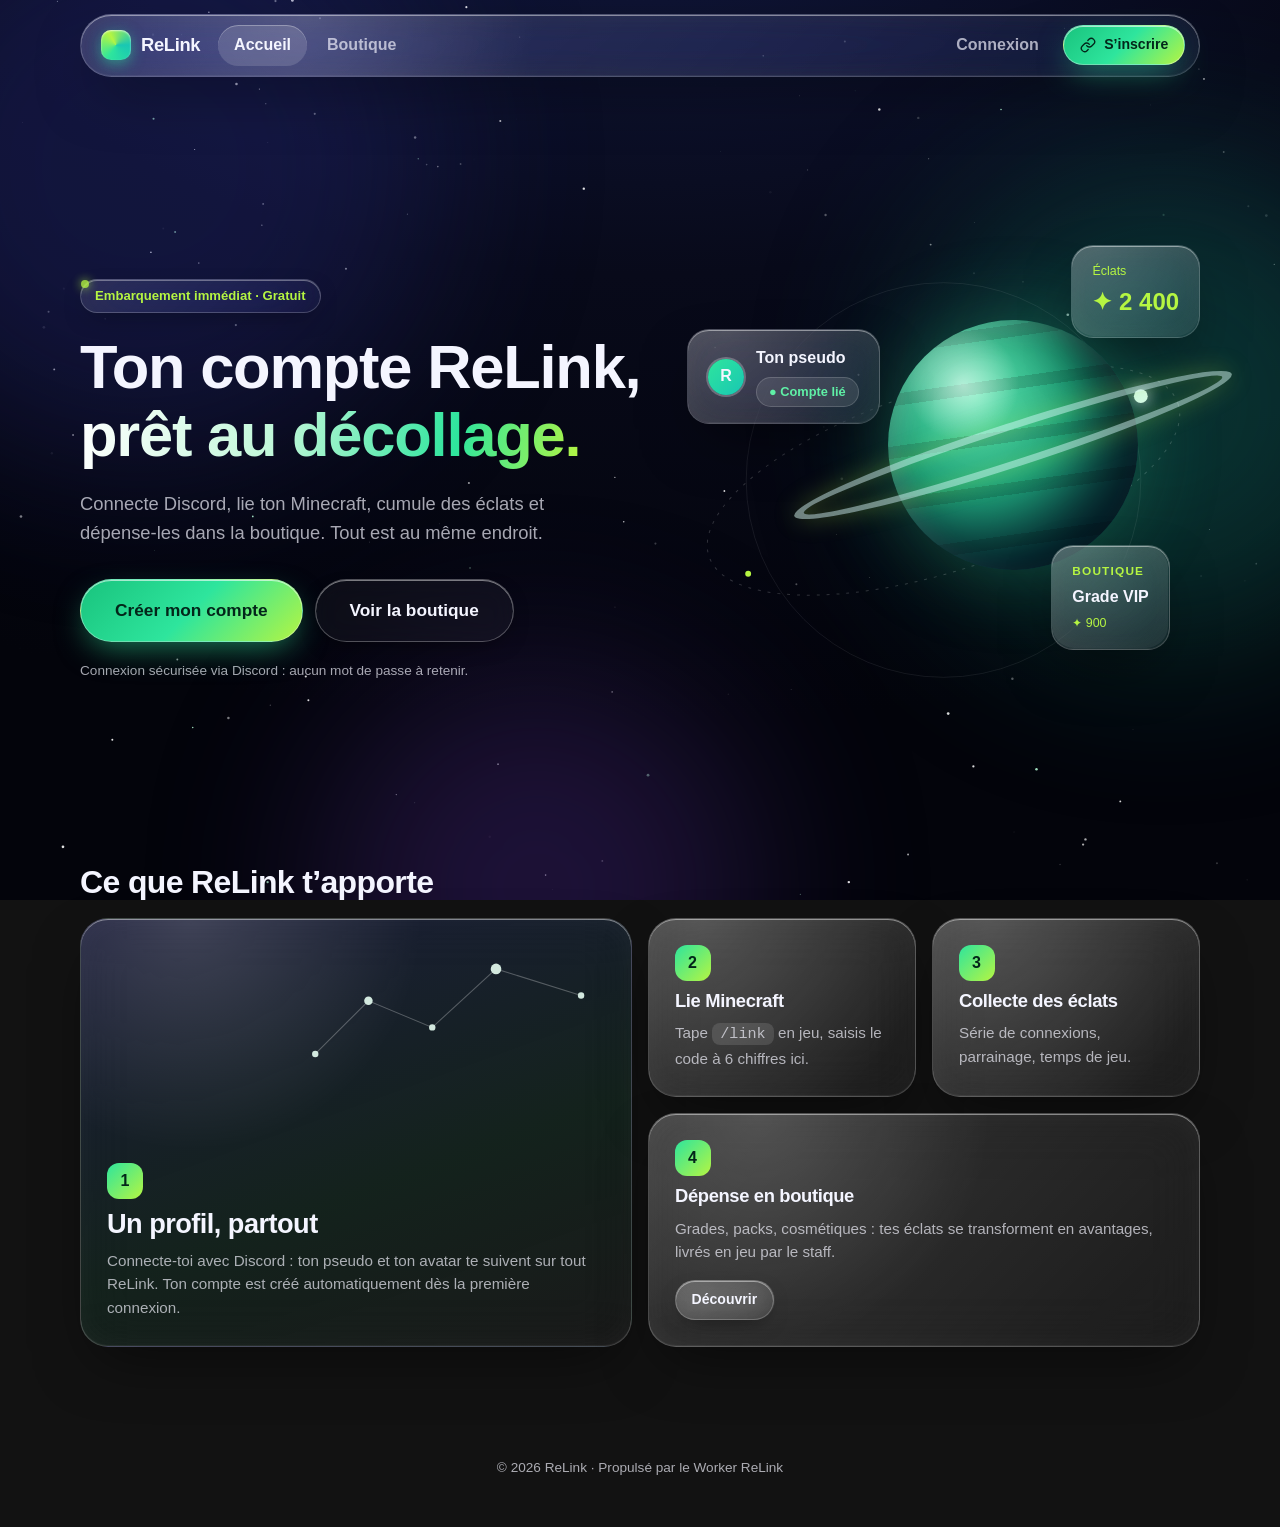
<file: index.html>
<!doctype html>
<html lang="fr">
<head>
  <meta charset="utf-8">
  <meta name="viewport" content="width=device-width, initial-scale=1">
  <title>ReLink — Crée ton compte</title>
  <meta name="description" content="Crée ton compte ReLink avec Discord, lie ton compte Minecraft et gagne des éclats.">
  <meta name="theme-color" content="#0e1215">
  <link rel="icon" href="data:image/svg+xml,%3Csvg xmlns='http://www.w3.org/2000/svg' viewBox='0 0 32 32'%3E%3Crect width='32' height='32' rx='9' fill='%232ee59d'/%3E%3C/svg%3E">
  <link rel="stylesheet" href="styles.css">
</head>
<body>
  <div class="orbs" aria-hidden="true"><i></i><i></i><i></i></div>
  <div class="wrap">
    <header class="site-header">
      <div class="bar glass">
        <a class="brand" href="index.html"><span class="logo" aria-hidden="true"></span><span id="brand-name">ReLink</span></a>
        <nav class="nav" aria-label="Navigation principale">
          <a href="index.html" data-relink-section="home">Accueil</a>
          <a href="boutique.html" data-relink-section="boutique">Boutique</a>
        </nav>
        <div id="session"></div>
      </div>
    </header>
    <div id="config-warning" class="config-warning glass" hidden>⚠️ Site non configuré : renseigne <code class="inline-code">WORKER_URL</code> et <code class="inline-code">DISCORD_CLIENT_ID</code> dans <code class="inline-code">config.js</code>.</div>
    <div data-relink-maintenance hidden class="maintenance glass"><h2>Site en maintenance</h2><p class="fine" style="margin-top:10px">Nous revenons très vite.</p></div>

    <main data-relink-section="home">

      <!-- Visiteur -->
      <div id="view-guest" hidden>
        <section class="hero-split" aria-labelledby="hero-title">
          <div class="hero-copy">
            <span class="eyebrow glass-soft">Embarquement immédiat · Gratuit</span>
            <h1 id="hero-title">Ton compte ReLink, <span class="grad">prêt au décollage.</span></h1>
            <p class="lead">Connecte Discord, lie ton Minecraft, cumule des éclats et dépense-les dans la boutique. Tout est au même endroit.</p>
            <div class="cta-row">
              <button class="btn primary large" type="button" id="cta-main">Créer mon compte</button>
              <a class="btn outline large" href="boutique.html">Voir la boutique</a>
            </div>
            <p class="fine" style="margin-top:18px">Connexion sécurisée via Discord : aucun mot de passe à retenir.</p>
          </div>
          <div class="hero-visual" aria-hidden="true">
            <svg class="orbits" viewBox="0 0 520 470" fill="none">
              <ellipse cx="260" cy="235" rx="250" ry="92" transform="rotate(-18 260 235)" stroke="rgba(255,255,255,.18)" stroke-dasharray="3 7"/>
              <ellipse cx="260" cy="235" rx="200" ry="200" stroke="rgba(255,255,255,.08)"/>
              <circle class="moon" cx="460" cy="150" r="7" fill="#e8fff3"/>
              <circle cx="62" cy="330" r="3" fill="#b5f542"/>
            </svg>
            <div class="planet"><i class="ring"></i></div>
            <div class="float-card fc-profile glass">
              <span class="avatar fallback">R</span>
              <div><strong>Ton pseudo</strong><span class="badge ok">● Compte lié</span></div>
            </div>
            <div class="float-card fc-eclats glass"><span class="eclats">Éclats</span><b>✦ 2 400</b></div>
            <div class="float-card fc-shop glass"><span class="cat">Boutique</span><strong>Grade VIP</strong><span class="eclats">✦ 900</span></div>
            <div class="float-card fc-online glass" id="online" hidden><span class="dot"></span><span><b id="online-n">0</b> en orbite</span></div>
          </div>
        </section>

        <section aria-labelledby="how-title">
          <h2 class="section-title" id="how-title">Ce que ReLink t’apporte</h2>
          <div class="bento">
            <article class="tile-b glass a"><svg class="const" viewBox="0 0 300 140" fill="none" aria-hidden="true"><path d="M20 110 70 60 130 85 190 30 270 55" stroke="rgba(255,255,255,.3)"/><g fill="#e8fff3"><circle cx="20" cy="110" r="3"/><circle cx="70" cy="60" r="4"/><circle cx="130" cy="85" r="3"/><circle cx="190" cy="30" r="5"/><circle cx="270" cy="55" r="3"/></g></svg><span class="num">1</span><h3>Un profil, partout</h3><p>Connecte-toi avec Discord : ton pseudo et ton avatar te suivent sur tout ReLink. Ton compte est créé automatiquement dès la première connexion.</p></article>
            <article class="tile-b glass b"><span class="num">2</span><h3>Lie Minecraft</h3><p>Tape <code>/link</code> en jeu, saisis le code à 6 chiffres ici.</p></article>
            <article class="tile-b glass c"><span class="num">3</span><h3>Collecte des éclats</h3><p>Série de connexions, parrainage, temps de jeu.</p></article>
            <article class="tile-b glass d"><span class="num">4</span><h3>Dépense en boutique</h3><p>Grades, packs, cosmétiques : tes éclats se transforment en avantages, livrés en jeu par le staff.</p><a class="btn small" href="boutique.html">Découvrir</a></article>
          </div>
        </section>
      </div>

      <!-- Membre -->
      <div id="view-member" hidden>
        <div class="page-head">
          <div>
            <h1 id="welcome-title">Bienvenue</h1>
            <p id="welcome-sub">Voici ton espace ReLink.</p>
          </div>
          <a class="btn primary" href="boutique.html">Aller à la boutique</a>
        </div>

        <div class="dash" style="margin-top:22px">
          <section class="panel glass" aria-labelledby="p-title">
            <div class="profile">
              <div id="m-avatar"></div>
              <div>
                <h2 id="m-name"></h2>
                <p class="fine" id="m-mc"></p>
              </div>
            </div>
            <div class="stats">
              <div class="stat"><b id="s-eclats">0</b><span>Éclats</span></div>
              <div class="stat"><b id="s-streak">0</b><span>Série en cours</span></div>
              <div class="stat"><b id="s-ref">0</b><span>Filleuls</span></div>
            </div>
            <div><span class="badge" id="m-badge"></span></div>
          </section>

          <section class="panel glass" id="link-panel" aria-labelledby="link-title">
            <h2 id="link-title">Lier mon compte Minecraft</h2>
            <div id="link-done" hidden>
              <p>Ton compte Minecraft est lié ✔</p>
            </div>
            <form class="stack" id="link-form" novalidate>
              <p class="fine">Tape <span class="inline-code">/link</span> en jeu puis saisis le code à 6 chiffres (valable quelques minutes).</p>
              <label for="link-code">Code de liaison</label>
              <input class="code" id="link-code" type="text" inputmode="numeric" autocomplete="one-time-code" pattern="[0-9]{6}" maxlength="6" placeholder="000000">
              <label for="link-ref">Code de parrainage (facultatif)</label>
              <input id="link-ref" type="text" autocomplete="off" maxlength="32" placeholder="Code de ton parrain">
              <button class="btn primary" type="submit" id="link-btn">Lier mon compte</button>
              <p class="msg" id="link-msg" role="status"></p>
            </form>
          </section>

          <section class="panel glass" aria-labelledby="ref-title" style="grid-column:1/-1">
            <h2 id="ref-title">Parrainage</h2>
            <p class="fine">Partage ton code : tes filleuls et toi êtes récompensés après leurs premières heures de jeu.</p>
            <div class="copy-row">
              <span class="inline-code" id="ref-code">—</span>
              <button class="btn small" type="button" id="ref-copy">Copier</button>
            </div>
          </section>
        </div>
      </div>
    </main>
    <footer>© <span id="year"></span> ReLink · Propulsé par le Worker ReLink</footer>
  </div>
  <script src="config.js"></script>
  <script src="relink.js"></script>
  <script src="ui.js"></script>
  <script src="home.js"></script>
  <script>document.getElementById("year") && (document.getElementById("year").textContent = new Date().getFullYear());</script>
</body>
</html>
</file>
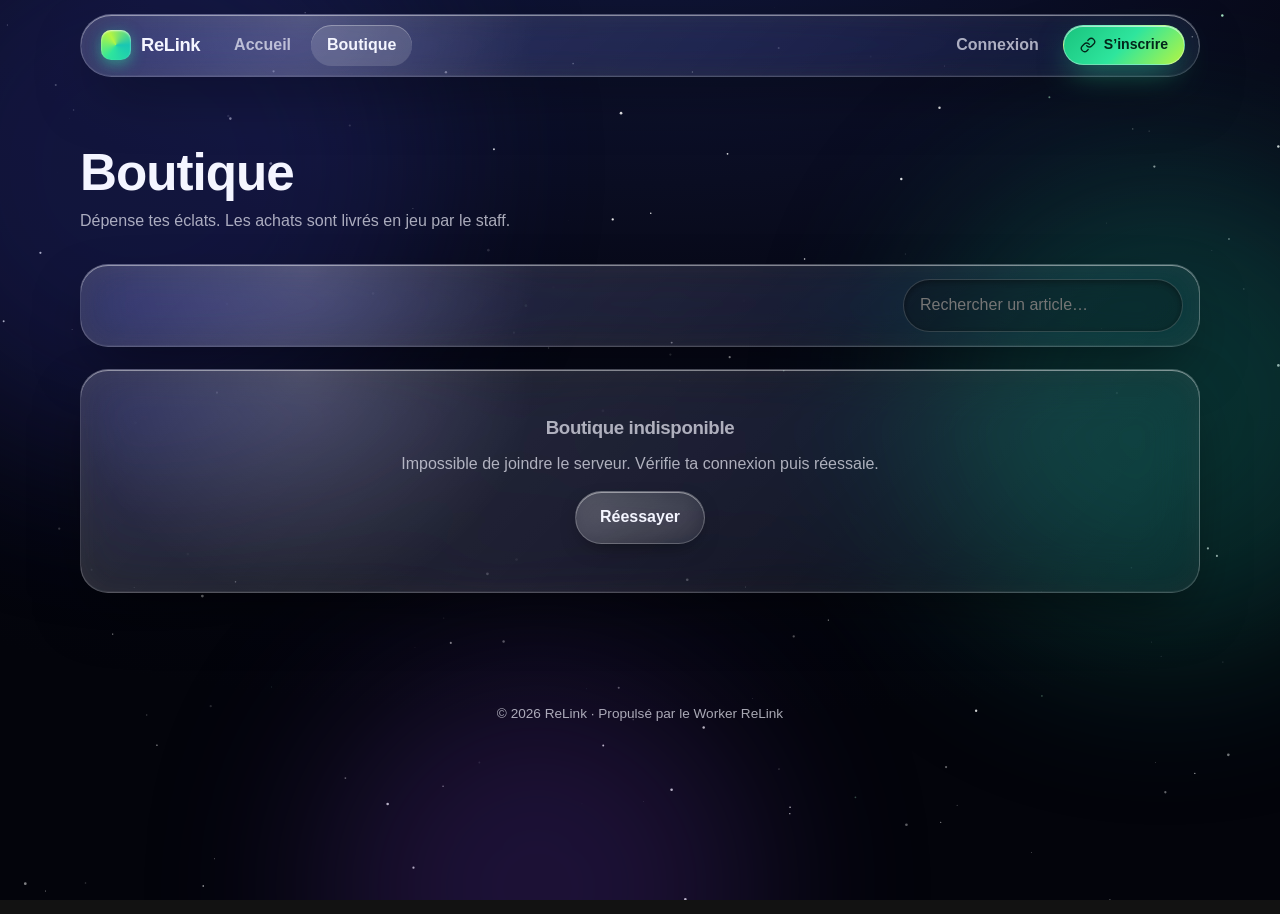
<file: boutique.html>
<!doctype html>
<html lang="fr">
<head>
  <meta charset="utf-8">
  <meta name="viewport" content="width=device-width, initial-scale=1">
  <title>ReLink — Boutique</title>
  <meta name="description" content="La boutique ReLink : dépense tes éclats.">
  <meta name="theme-color" content="#0e1215">
  <link rel="icon" href="data:image/svg+xml,%3Csvg xmlns='http://www.w3.org/2000/svg' viewBox='0 0 32 32'%3E%3Crect width='32' height='32' rx='9' fill='%232ee59d'/%3E%3C/svg%3E">
  <link rel="stylesheet" href="styles.css">
</head>
<body>
  <div class="orbs" aria-hidden="true"><i></i><i></i><i></i></div>
  <div class="wrap">
    <header class="site-header">
      <div class="bar glass">
        <a class="brand" href="index.html"><span class="logo" aria-hidden="true"></span><span id="brand-name">ReLink</span></a>
        <nav class="nav" aria-label="Navigation principale">
          <a href="index.html" data-relink-section="home">Accueil</a>
          <a href="boutique.html" data-relink-section="boutique">Boutique</a>
        </nav>
        <div id="session"></div>
      </div>
    </header>
    <div id="config-warning" class="config-warning glass" hidden>⚠️ Site non configuré : renseigne <code class="inline-code">WORKER_URL</code> et <code class="inline-code">DISCORD_CLIENT_ID</code> dans <code class="inline-code">config.js</code>.</div>
    <div data-relink-maintenance hidden class="maintenance glass"><h2>Site en maintenance</h2><p class="fine" style="margin-top:10px">Nous revenons très vite.</p></div>

    <main data-relink-section="boutique">
      <div class="page-head">
        <div>
          <h1>Boutique</h1>
          <p>Dépense tes éclats. Les achats sont livrés en jeu par le staff.</p>
        </div>
        <div class="balance glass-soft" id="balance" hidden><span>Ton solde</span><b>✦ <span id="bal-val">0</span></b></div>
      </div>

      <div class="toolbar glass">
        <div class="chips" id="chips" role="group" aria-label="Catégories"></div>
        <input type="search" id="q" placeholder="Rechercher un article…" aria-label="Rechercher un article" autocomplete="off">
      </div>

      <div class="grid" id="grid" aria-live="polite">
        <div class="skeleton"></div><div class="skeleton"></div><div class="skeleton"></div>
      </div>

      <section id="history-section" hidden>
        <h2 class="section-title" style="margin-top:44px">Mes achats</h2>
        <div class="history glass"><div class="table-scroll">
          <table>
            <thead><tr><th>Article</th><th>Qté</th><th>Éclats</th><th>Statut</th><th>Date</th></tr></thead>
            <tbody id="history"></tbody>
          </table>
        </div></div>
      </section>
    </main>

    <dialog id="confirm" aria-labelledby="c-title">
      <h2 id="c-title">Confirmer l’achat</h2>
      <p class="fine">Les éclats sont débités immédiatement.</p>
      <div style="margin-top:14px">
        <div class="row"><span>Article</span><strong id="c-name"></strong></div>
        <div class="row"><span>Quantité</span><strong id="c-qty"></strong></div>
        <div class="row"><span>Total</span><strong id="c-total"></strong></div>
      </div>
      <p class="msg err" id="c-err" role="alert"></p>
      <div class="actions">
        <button class="btn ghost" type="button" id="c-cancel">Annuler</button>
        <button class="btn primary" type="button" id="c-ok">Acheter</button>
      </div>
    </dialog>
    <footer>© <span id="year"></span> ReLink · Propulsé par le Worker ReLink</footer>
  </div>
  <script src="config.js"></script>
  <script src="relink.js"></script>
  <script src="ui.js"></script>
  <script src="shop.js"></script>
  <script>document.getElementById("year") && (document.getElementById("year").textContent = new Date().getFullYear());</script>
</body>
</html>
</file>
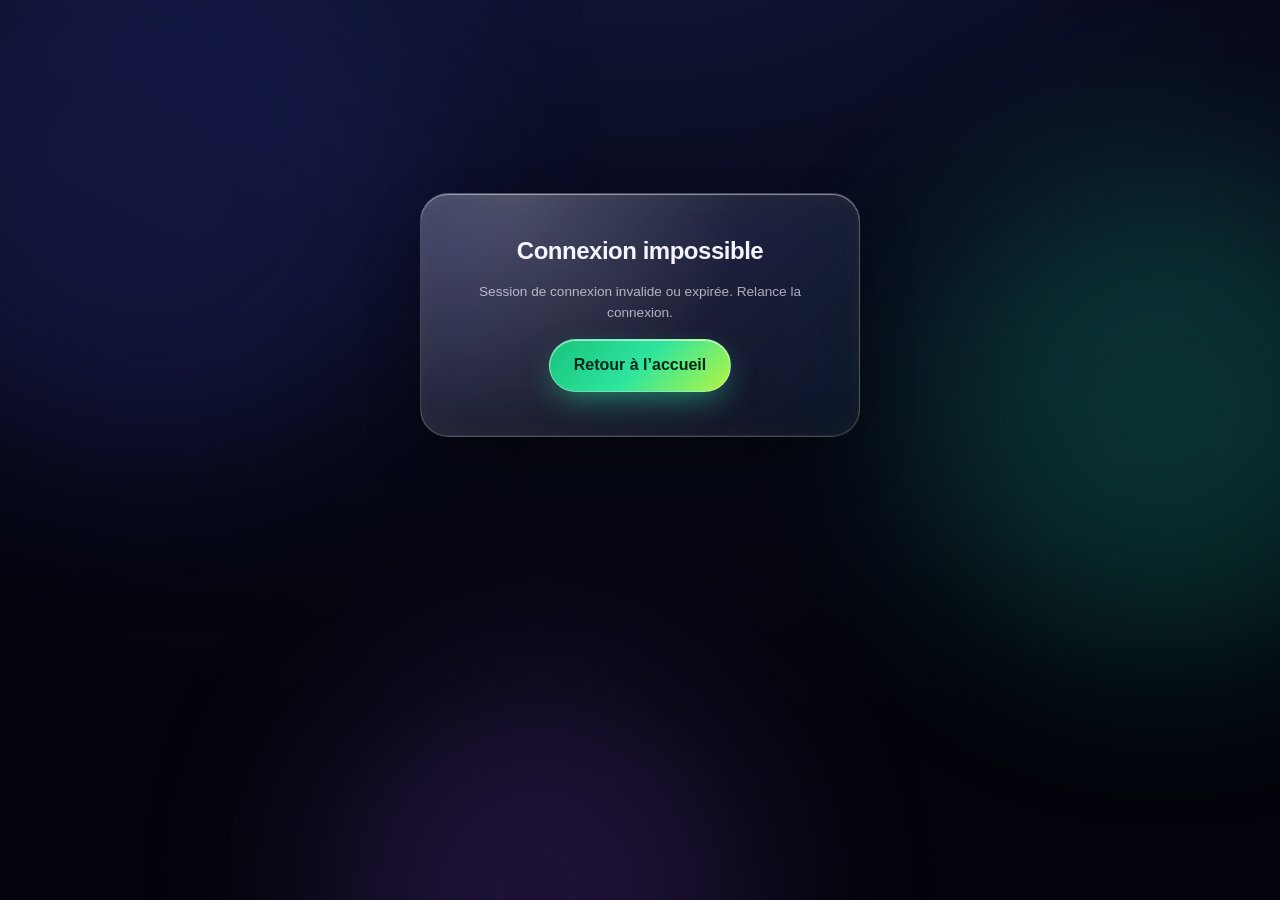
<file: callback.html>
<!doctype html>
<html lang="fr">
<head>
  <meta charset="utf-8">
  <meta name="viewport" content="width=device-width, initial-scale=1">
  <title>Connexion…</title>
  <meta name="description" content="Connexion à ReLink">
  <meta name="theme-color" content="#0e1215">
  <link rel="icon" href="data:image/svg+xml,%3Csvg xmlns='http://www.w3.org/2000/svg' viewBox='0 0 32 32'%3E%3Crect width='32' height='32' rx='9' fill='%232ee59d'/%3E%3C/svg%3E">
  <link rel="stylesheet" href="styles.css">
</head>
<body>
  <div class="orbs" aria-hidden="true"><i></i><i></i><i></i></div>
  <div class="wrap center-card">
    <div class="glass" role="status" aria-live="polite">
      <div class="spinner" id="cb-spin"></div>
      <h1 id="cb-title" style="font-size:1.5rem">Connexion en cours…</h1>
      <p class="fine" id="cb-text">Nous finalisons ton compte ReLink.</p>
      <a class="btn primary" href="index.html" id="cb-back" hidden>Retour à l’accueil</a>
    </div>
  </div>
  <script src="config.js"></script>
  <script src="relink.js"></script>
  <script src="callback.js"></script>
</body>
</html>
</file>
<file: styles.css>
/* ReLink — thème « Liquid Glass » */
:root {
  --bg-0: #03040b;
  --bg-1: #080a1a;
  --text: #f4f5ff;
  --text-dim: rgba(244, 245, 255, .68);
  --accent: #2ee59d;
  --accent-2: #b5f542;
  --accent-3: #19c7b3;
  --ok: #5ff0a6;
  --warn: #ffc857;
  --err: #ff6b81;
  --glass-bg: linear-gradient(135deg, rgba(255,255,255,.16), rgba(255,255,255,.04));
  --glass-border: rgba(255,255,255,.2);
  --radius: 28px;
  --radius-sm: 18px;
  --ease: cubic-bezier(.2, .8, .2, 1);
  color-scheme: dark;
}
*, *::before, *::after { box-sizing: border-box; }
[hidden] { display: none !important; }
html { scroll-behavior: smooth; background: radial-gradient(120% 90% at 50% -10%, #10163a 0%, var(--bg-1) 45%, var(--bg-0) 100%) fixed; }
body {
  margin: 0; min-height: 100vh; color: var(--text);
  font: 16px/1.55 ui-sans-serif, -apple-system, BlinkMacSystemFont, "SF Pro Display", "Segoe UI", Inter, Roboto, sans-serif;
  -webkit-font-smoothing: antialiased; overflow-x: hidden;
}
h1, h2, h3 { line-height: 1.1; margin: 0; letter-spacing: -.02em; }
p { margin: 0; }
a { color: inherit; }
img { max-width: 100%; }
:focus-visible { outline: 2px solid var(--accent-2); outline-offset: 3px; border-radius: 12px; }

/* ── Fond : orbes lumineux flous ───────────────────────── */
.orbs { position: fixed; inset: 0; z-index: -1; overflow: hidden; pointer-events: none; }
.orbs i { position: absolute; border-radius: 50%; filter: blur(90px); opacity: .32; animation: float 22s ease-in-out infinite; }
.orbs i:nth-child(1) { width: 46vmax; height: 46vmax; left: -12vmax; top: -10vmax; background: #2b2f8a; }
.orbs i:nth-child(2) { width: 38vmax; height: 38vmax; right: -10vmax; top: 18vh; background: #0f6b5a; animation-delay: -7s; opacity: .42; }
.orbs i:nth-child(3) { width: 34vmax; height: 34vmax; left: 25vw; bottom: -16vmax; background: #4a2a80; animation-delay: -13s; opacity: .38; }
@keyframes float { 0%,100% { transform: translate3d(0,0,0) scale(1); } 50% { transform: translate3d(5vmax,-4vmax,0) scale(1.12); } }

/* ── Verre ─────────────────────────────────────────────── */
.glass, .glass-soft {
  position: relative; isolation: isolate;
  background: var(--glass-bg);
  border: 1px solid var(--glass-border);
  -webkit-backdrop-filter: blur(26px) saturate(180%); backdrop-filter: blur(26px) saturate(180%);
  box-shadow:
    inset 0 1px 0 rgba(255,255,255,.45),
    inset 0 -1px 0 rgba(255,255,255,.06),
    inset 0 0 28px rgba(255,255,255,.04),
    0 24px 60px -18px rgba(0,0,0,.55);
}
.glass { border-radius: var(--radius); }
.glass-soft { border-radius: 999px; background: linear-gradient(135deg, rgba(255,255,255,.12), rgba(255,255,255,.03)); box-shadow: inset 0 1px 0 rgba(255,255,255,.35), 0 8px 24px -10px rgba(0,0,0,.5); }
/* reflet spéculaire qui suit le pointeur */
.glass::before, .glass-soft::before {
  content: ""; position: absolute; inset: 0; border-radius: inherit; z-index: -1; pointer-events: none;
  background: radial-gradient(420px circle at var(--mx, 20%) var(--my, 0%), rgba(255,255,255,.2), transparent 55%);
  opacity: .8; transition: opacity .3s;
}
@supports not ((backdrop-filter: blur(1px)) or (-webkit-backdrop-filter: blur(1px))) {
  .glass, .glass-soft, .toast, dialog { background: rgba(14, 16, 36, .94); }
}

/* ── Mise en page ──────────────────────────────────────── */
.wrap { width: min(1120px, 100% - 32px); margin-inline: auto; }
main { padding: 28px 0 80px; }
main > section + section { margin-top: 28px; }

/* ── En-tête ───────────────────────────────────────────── */
.site-header { position: sticky; top: 14px; z-index: 50; margin-top: 14px; }
.bar { display: flex; align-items: center; gap: 18px; padding: 10px 14px 10px 20px; border-radius: 999px; }
.brand { display: flex; align-items: center; gap: 10px; font-weight: 750; font-size: 1.15rem; text-decoration: none; letter-spacing: -.02em; }
.logo { width: 30px; height: 30px; border-radius: 10px; background: conic-gradient(from 210deg, var(--accent), var(--accent-2), var(--accent-3), var(--accent)); box-shadow: inset 0 1px 2px rgba(255,255,255,.7), 0 4px 14px rgba(46,229,157,.5); }
.nav { display: flex; gap: 4px; margin-right: auto; }
.nav a { padding: 8px 16px; border-radius: 999px; text-decoration: none; color: var(--text-dim); font-weight: 560; transition: .25s var(--ease); }
.nav a:hover { color: var(--text); background: rgba(255,255,255,.08); }
.nav a[aria-current="page"] { color: var(--text); background: rgba(255,255,255,.14); box-shadow: inset 0 1px 0 rgba(255,255,255,.3); }
#session { display: flex; align-items: center; gap: 10px; }
.user-chip { display: flex; align-items: center; gap: 10px; padding: 4px 16px 4px 4px; }
.user-meta { display: flex; flex-direction: column; line-height: 1.15; min-width: 0; }
.user-meta strong { font-size: .88rem; max-width: 130px; overflow: hidden; text-overflow: ellipsis; white-space: nowrap; }
.eclats { font-size: .78rem; color: var(--accent-2); }
.avatar { width: 36px; height: 36px; border-radius: 50%; object-fit: cover; box-shadow: 0 0 0 2px rgba(255,255,255,.25); flex: none; }
.avatar.fallback { display: grid; place-items: center; font-weight: 700; background: linear-gradient(135deg, var(--accent), var(--accent-3)); }
.avatar.big { width: 76px; height: 76px; font-size: 1.8rem; }
.config-warning { margin: 14px 0 0; padding: 12px 18px; border-radius: var(--radius-sm); font-size: .92rem; border-color: rgba(255,200,87,.5); color: var(--warn); }

/* ── Boutons ───────────────────────────────────────────── */
.btn {
  display: inline-flex; align-items: center; justify-content: center; gap: 8px;
  padding: 13px 24px; border-radius: 999px; border: 1px solid var(--glass-border);
  background: linear-gradient(135deg, rgba(255,255,255,.18), rgba(255,255,255,.05));
  color: var(--text); font: inherit; font-weight: 640; cursor: pointer; text-decoration: none;
  box-shadow: inset 0 1px 0 rgba(255,255,255,.45), 0 8px 22px -10px rgba(0,0,0,.6);
  -webkit-backdrop-filter: blur(14px); backdrop-filter: blur(14px);
  transition: transform .25s var(--ease), box-shadow .25s, background .25s;
}
.btn:hover { transform: translateY(-2px); }
.btn:active { transform: translateY(0) scale(.98); }
.btn.primary { color: #03261a; text-shadow: none; border-color: rgba(255,255,255,.35); background: linear-gradient(135deg, #19c37d 0%, #2ee59d 50%, #b5f542 100%); box-shadow: inset 0 1px 0 rgba(255,255,255,.6), 0 12px 32px -8px rgba(46,229,157,.55); }
.btn.primary:hover { box-shadow: inset 0 1px 0 rgba(255,255,255,.6), 0 16px 40px -8px rgba(46,229,157,.75); }
.btn.ghost { background: transparent; box-shadow: none; }
.btn.small { padding: 8px 16px; font-size: .88rem; }
.btn.large { padding: 17px 34px; font-size: 1.08rem; }
.btn:disabled { opacity: .5; cursor: not-allowed; transform: none; }

/* ── Hero ──────────────────────────────────────────────── */
.hero { display: grid; grid-template-columns: 1.15fr .85fr; gap: 28px; align-items: center; padding: 56px 0 24px; }
.eyebrow { display: inline-flex; align-items: center; gap: 8px; padding: 6px 14px; font-size: .82rem; font-weight: 600; color: var(--accent-2); margin-bottom: 20px; }
.eyebrow::before { content: ""; width: 8px; height: 8px; border-radius: 50%; background: var(--ok); box-shadow: 0 0 10px var(--ok); }
.hero h1 { font-size: clamp(2.5rem, 6vw, 4.4rem); font-weight: 800; }
.grad { background: linear-gradient(100deg, #fff 0%, var(--accent-2) 45%, var(--accent-3) 100%); -webkit-background-clip: text; background-clip: text; color: transparent; }
.lead { margin: 22px 0 32px; font-size: 1.15rem; color: var(--text-dim); max-width: 52ch; }
.cta-row { display: flex; flex-wrap: wrap; gap: 12px; align-items: center; }
.fine { font-size: .85rem; color: var(--text-dim); }

.signup-card { padding: 32px; display: grid; gap: 18px; }
.signup-card h2 { font-size: 1.5rem; }
.checklist { list-style: none; margin: 0; padding: 0; display: grid; gap: 12px; }
.checklist li { display: flex; gap: 12px; align-items: flex-start; color: var(--text-dim); }
.checklist li::before { content: "✓"; flex: none; width: 24px; height: 24px; border-radius: 50%; display: grid; place-items: center; font-size: .8rem; font-weight: 800; color: #03261a; background: linear-gradient(135deg, var(--ok), var(--accent-2)); }
.signup-card .btn { width: 100%; }

/* ── Étapes / cartes ───────────────────────────────────── */
.steps { display: grid; grid-template-columns: repeat(3, 1fr); gap: 18px; }
.step { padding: 26px; display: grid; gap: 10px; align-content: start; }
.step .num { width: 40px; height: 40px; border-radius: 14px; display: grid; place-items: center; font-weight: 800; background: linear-gradient(135deg, rgba(46,229,157,.95), rgba(181,245,66,.95)); box-shadow: inset 0 1px 1px rgba(255,255,255,.6); color: #03261a; }
.step h3 { font-size: 1.15rem; }
.step p { color: var(--text-dim); font-size: .96rem; }
.step code, .inline-code { padding: 2px 8px; border-radius: 8px; background: rgba(255,255,255,.12); font-family: ui-monospace, SFMono-Regular, Menlo, monospace; font-size: .9em; }
.section-title { font-size: clamp(1.5rem, 3vw, 2rem); margin-bottom: 18px; }

/* ── Tableau de bord (connecté) ────────────────────────── */
.dash { display: grid; grid-template-columns: 1fr 1fr; gap: 18px; }
.panel { padding: 28px; display: grid; gap: 16px; align-content: start; }
.panel h2 { font-size: 1.3rem; }
.profile { display: flex; gap: 18px; align-items: center; }
.profile h2 { font-size: 1.6rem; }
.stats { display: grid; grid-template-columns: repeat(3, 1fr); gap: 10px; }
.stat { padding: 14px; border-radius: var(--radius-sm); background: rgba(255,255,255,.07); border: 1px solid rgba(255,255,255,.1); }
.stat b { display: block; font-size: 1.35rem; }
.stat span { font-size: .78rem; color: var(--text-dim); }
.badge { display: inline-flex; align-items: center; gap: 6px; padding: 4px 12px; border-radius: 999px; font-size: .8rem; font-weight: 650; background: rgba(255,255,255,.1); border: 1px solid rgba(255,255,255,.16); }
.badge.ok { color: var(--ok); } .badge.warn { color: var(--warn); } .badge.err { color: var(--err); }

form.stack { display: grid; gap: 12px; }
label { font-size: .85rem; font-weight: 600; color: var(--text-dim); }
input[type="text"], input[type="number"], input[type="search"], select {
  width: 100%; padding: 13px 16px; border-radius: 16px; font: inherit; color: var(--text);
  background: rgba(0,0,0,.25); border: 1px solid rgba(255,255,255,.16);
  box-shadow: inset 0 2px 6px rgba(0,0,0,.35); transition: border-color .2s, box-shadow .2s;
}
input:focus { outline: none; border-color: var(--accent-2); box-shadow: inset 0 2px 6px rgba(0,0,0,.35), 0 0 0 4px rgba(181,245,66,.2); }
input.code { text-align: center; font: 700 1.6rem/1 ui-monospace, Menlo, monospace; letter-spacing: .5em; padding-left: calc(16px + .5em); }
.msg { min-height: 1.3em; font-size: .9rem; }
.msg.err { color: var(--err); } .msg.ok { color: var(--ok); }
.copy-row { display: flex; gap: 10px; align-items: center; }
.copy-row .inline-code { flex: 1; padding: 12px 16px; border-radius: 14px; font-size: 1.1rem; letter-spacing: .08em; }

/* ── Boutique ──────────────────────────────────────────── */
.page-head { display: flex; flex-wrap: wrap; align-items: end; justify-content: space-between; gap: 18px; padding: 40px 0 8px; }
.page-head h1 { font-size: clamp(2rem, 5vw, 3.2rem); font-weight: 800; }
.page-head p { color: var(--text-dim); margin-top: 8px; }
.balance { padding: 12px 22px; display: flex; align-items: center; gap: 12px; }
.balance b { font-size: 1.5rem; color: var(--accent-2); }
.toolbar { display: flex; flex-wrap: wrap; gap: 12px; align-items: center; padding: 14px 16px; margin: 22px 0; }
.toolbar input[type="search"] { max-width: 280px; border-radius: 999px; }
.chips { display: flex; flex-wrap: wrap; gap: 8px; margin-right: auto; }
.chip { padding: 8px 18px; border-radius: 999px; border: 1px solid rgba(255,255,255,.16); background: rgba(255,255,255,.06); color: var(--text-dim); font: inherit; font-weight: 600; font-size: .9rem; cursor: pointer; transition: .25s var(--ease); }
.chip:hover { color: var(--text); background: rgba(255,255,255,.12); }
.chip[aria-pressed="true"] { color: #03261a; background: linear-gradient(135deg, #fff, #d8ffe8); border-color: transparent; }
.grid { display: grid; grid-template-columns: repeat(auto-fill, minmax(260px, 1fr)); gap: 18px; }
.item { padding: 22px; display: grid; gap: 14px; align-content: start; transition: transform .35s var(--ease); }
.item:hover { transform: translateY(-5px); }
.tile { height: 120px; border-radius: 20px; display: grid; place-items: center; font-size: 2.8rem; font-weight: 800; color: rgba(255,255,255,.95); position: relative; overflow: hidden;
  background: linear-gradient(135deg, hsl(var(--h, 150) 65% 46%), hsl(calc(var(--h, 150) + 25) 70% 36%)); box-shadow: inset 0 1px 2px rgba(255,255,255,.55), inset 0 -20px 40px rgba(0,0,0,.18); }
.tile::after { content: ""; position: absolute; inset: 0; background: linear-gradient(160deg, rgba(255,255,255,.35), transparent 45%); }
.item h3 { font-size: 1.12rem; }
.cat { font-size: .74rem; text-transform: uppercase; letter-spacing: .1em; color: var(--accent-2); font-weight: 700; }
.desc { color: var(--text-dim); font-size: .92rem; min-height: 2.8em; }
.price { display: flex; align-items: baseline; gap: 10px; flex-wrap: wrap; }
.price b { font-size: 1.5rem; }
.price s { color: var(--text-dim); }
.price .badge { margin-left: auto; }
.limits { font-size: .8rem; color: var(--text-dim); display: flex; gap: 12px; flex-wrap: wrap; }
.buy { display: flex; gap: 10px; align-items: center; }
.qty { display: inline-flex; align-items: center; border-radius: 999px; border: 1px solid rgba(255,255,255,.16); background: rgba(0,0,0,.2); }
.qty button { width: 34px; height: 38px; background: none; border: 0; color: var(--text); font-size: 1.2rem; cursor: pointer; border-radius: 999px; }
.qty button:hover:not(:disabled) { background: rgba(255,255,255,.1); }
.qty span { min-width: 28px; text-align: center; font-weight: 700; }
.buy .btn { flex: 1; padding: 11px 16px; }
.sold { opacity: .55; }
.skeleton { height: 330px; border-radius: var(--radius); background: linear-gradient(100deg, rgba(255,255,255,.05) 30%, rgba(255,255,255,.14) 50%, rgba(255,255,255,.05) 70%); background-size: 200% 100%; animation: shimmer 1.4s infinite; border: 1px solid rgba(255,255,255,.1); }
@keyframes shimmer { to { background-position: -200% 0; } }
.empty { padding: 48px 24px; text-align: center; color: var(--text-dim); grid-column: 1 / -1; display: grid; gap: 14px; justify-items: center; }

.history { padding: 8px 20px 20px; }
.history table { width: 100%; border-collapse: collapse; font-size: .94rem; }
.history th { text-align: left; font-size: .76rem; text-transform: uppercase; letter-spacing: .08em; color: var(--text-dim); padding: 14px 10px 8px; }
.history td { padding: 12px 10px; border-top: 1px solid rgba(255,255,255,.08); }
.table-scroll { overflow-x: auto; }

/* ── Modale & toasts ───────────────────────────────────── */
dialog { border: 1px solid var(--glass-border); border-radius: var(--radius); padding: 28px; width: min(420px, calc(100% - 32px)); color: var(--text);
  background: linear-gradient(135deg, rgba(30,34,78,.8), rgba(8,10,28,.92)); -webkit-backdrop-filter: blur(30px) saturate(180%); backdrop-filter: blur(30px) saturate(180%);
  box-shadow: inset 0 1px 0 rgba(255,255,255,.4), 0 40px 90px -20px rgba(0,0,0,.8); }
dialog::backdrop { background: rgba(0, 0, 0, .6); -webkit-backdrop-filter: blur(6px); backdrop-filter: blur(6px); }
dialog h2 { font-size: 1.35rem; margin-bottom: 8px; }
dialog .row { display: flex; justify-content: space-between; padding: 10px 0; border-bottom: 1px solid rgba(255,255,255,.1); }
dialog .actions { display: flex; gap: 10px; margin-top: 22px; justify-content: flex-end; }
#toasts { position: fixed; z-index: 100; right: 16px; bottom: 16px; display: grid; gap: 10px; max-width: min(380px, calc(100% - 32px)); }
.toast { padding: 14px 20px; border-radius: 20px; font-weight: 560; animation: pop .45s var(--ease); transition: opacity .4s, transform .4s; }
.toast.error { border-color: rgba(255,107,129,.6); } .toast.success { border-color: rgba(95,240,166,.6); }
.toast.out { opacity: 0; transform: translateY(8px); }
@keyframes pop { from { opacity: 0; transform: translateY(14px) scale(.96); } }

/* ── Callback ──────────────────────────────────────────── */
.center-card { min-height: 70vh; display: grid; place-items: center; }
.center-card .glass { padding: 44px 40px; text-align: center; display: grid; gap: 16px; justify-items: center; max-width: 440px; }
.spinner { width: 46px; height: 46px; border-radius: 50%; border: 4px solid rgba(255,255,255,.18); border-top-color: var(--accent-2); animation: spin 1s linear infinite; }
@keyframes spin { to { transform: rotate(360deg); } }

.maintenance { margin: 120px auto; padding: 44px; text-align: center; max-width: 520px; }
footer { padding: 30px 0 50px; text-align: center; color: var(--text-dim); font-size: .85rem; }

/* ── Responsive ────────────────────────────────────────── */
@media (max-width: 860px) {
  .hero, .dash { grid-template-columns: 1fr; }
  .steps { grid-template-columns: 1fr; }
  .hero { padding-top: 30px; }
}
@media (max-width: 640px) {
  .bar { flex-wrap: wrap; border-radius: 28px; gap: 10px; padding: 12px; }
  .nav { order: 3; width: 100%; justify-content: center; }
  .user-meta { display: none; }
  .user-chip { padding: 4px; }
  .stats { grid-template-columns: 1fr 1fr; }
  .toolbar input[type="search"] { max-width: none; width: 100%; }
}
@media (prefers-reduced-motion: reduce) {
  *, *::before, *::after { animation: none !important; transition: none !important; }
}

/* ── Accueil : hero asymétrique ────────────────────────── */
.hero-split { display: grid; grid-template-columns: 1.05fr .95fr; gap: 40px; align-items: center; min-height: calc(100vh - 140px); padding: 30px 0 40px; }
.hero-copy h1 { font-size: clamp(2.3rem, 4.8vw, 3.9rem); font-weight: 800; }
.btn.outline { background: rgba(255,255,255,.04); border-color: rgba(255,255,255,.28); }
.hero-visual { position: relative; height: 470px; }
.sphere { position: absolute; right: 4%; top: 6%; width: 300px; height: 300px; border-radius: 50%;
  background: radial-gradient(circle at 32% 28%, rgba(255,255,255,.75), rgba(181,245,66,.35) 18%, rgba(46,229,157,.4) 45%, rgba(10,60,45,.55) 78%);
  box-shadow: inset 0 0 40px rgba(255,255,255,.25), inset -20px -30px 60px rgba(0,0,0,.4), 0 40px 80px -20px rgba(46,229,157,.35);
  animation: bob 9s ease-in-out infinite; }
.float-card { position: absolute; padding: 16px 20px; display: flex; align-items: center; gap: 12px; border-radius: 22px; animation: bob 8s ease-in-out infinite; }
.float-card strong { display: block; }
.float-card b { font-size: 1.5rem; }
.fc-profile { left: 0; top: 18%; flex-wrap: nowrap; animation-delay: -2s; }
.fc-profile > div { display: grid; gap: 6px; }
.fc-eclats { right: 0; top: 0; flex-direction: column; align-items: flex-start; gap: 2px; animation-delay: -5s; }
.fc-eclats b { color: var(--accent-2); }
.fc-shop { right: 6%; bottom: 14%; flex-direction: column; align-items: flex-start; gap: 4px; animation-delay: -3.5s; }
.fc-online { left: 14%; bottom: 4%; animation-delay: -6s; padding: 12px 20px; }
.fc-online .dot { width: 9px; height: 9px; border-radius: 50%; background: var(--ok); box-shadow: 0 0 12px var(--ok); }
@keyframes bob { 50% { transform: translateY(-14px); } }

/* ── Grille « bento » ──────────────────────────────────── */
.bento { display: grid; grid-template-columns: repeat(4, 1fr); grid-auto-rows: minmax(150px, auto); gap: 16px; }
.tile-b { padding: 26px; display: grid; gap: 10px; align-content: start; }
.tile-b h3 { font-size: 1.15rem; }
.tile-b p { color: var(--text-dim); font-size: .95rem; }
.tile-b code { padding: 2px 8px; border-radius: 8px; background: rgba(255,255,255,.12); font-family: ui-monospace, Menlo, monospace; }
.tile-b .num { width: 36px; height: 36px; border-radius: 12px; display: grid; place-items: center; font-weight: 800; color: #03261a; background: linear-gradient(135deg, var(--accent), var(--accent-2)); }
.tile-b .btn { justify-self: start; margin-top: 6px; }
.tile-b.a { grid-column: span 2; grid-row: span 2; align-content: end; background: linear-gradient(160deg, rgba(46,229,157,.18), rgba(255,255,255,.04)); }
.tile-b.a h3 { font-size: 1.7rem; }
.tile-b.d { grid-column: span 2; }
@media (max-width: 860px) {
  .hero-split { grid-template-columns: 1fr; min-height: 0; }
  .hero-visual { height: 380px; }
  .sphere { width: 220px; height: 220px; }
  .bento { grid-template-columns: 1fr 1fr; }
  .tile-b.a { grid-row: auto; }
}
@media (max-width: 520px) { .bento { grid-template-columns: 1fr; } .tile-b.a, .tile-b.d { grid-column: auto; } }
.nav-text { padding: 8px 14px; color: var(--text-dim); font: inherit; font-weight: 560; background: none; border: 0; cursor: pointer; }
.nav-text:hover { color: var(--text); }
.hero-copy h1 { text-wrap: balance; }

/* ══ Thème astronomie ══════════════════════════════════════ */
#stars { position: fixed; inset: 0; width: 100%; height: 100%; z-index: -2; pointer-events: none; }
.planet { position: absolute; right: 12%; top: 16%; width: 250px; height: 250px; border-radius: 50%;
  background:
    radial-gradient(circle at 30% 26%, rgba(255,255,255,.55), transparent 22%),
    repeating-linear-gradient(172deg, transparent 0 22px, rgba(0,0,0,.14) 22px 34px, transparent 34px 52px),
    radial-gradient(circle at 35% 30%, #5fe6b0 0%, #1fa37a 40%, #0b4f50 72%, #06222f 100%);
  box-shadow: inset -34px -26px 60px rgba(0,0,12,.65), inset 8px 8px 24px rgba(255,255,255,.18), 0 0 90px -10px rgba(46,229,157,.35);
  animation: bob 11s ease-in-out infinite; }
.ring { position: absolute; left: -42%; right: -42%; top: 50%; height: 44px; margin-top: -22px; border-radius: 50%;
  border: 9px solid rgba(220,255,240,.5); border-width: 7px 10px; transform: rotate(-18deg);
  box-shadow: 0 0 24px rgba(181,245,66,.25), inset 0 0 18px rgba(181,245,66,.2); }
.orbits { position: absolute; inset: 0; width: 100%; height: 100%; overflow: visible; }
.moon { filter: drop-shadow(0 0 8px #fff); animation: bob 7s ease-in-out infinite; }
.sphere { display: none; }
.tile-b { position: relative; overflow: hidden; }
.tile-b.a .const { position: absolute; right: 18px; top: 18px; width: 58%; opacity: .9; }
.tile-b.a { background: linear-gradient(160deg, rgba(60,70,200,.22), rgba(46,229,157,.08) 60%, rgba(255,255,255,.03)); }
.eyebrow::before { background: var(--accent-2); box-shadow: 0 0 10px var(--accent-2); }
.grad { background-image: linear-gradient(100deg, #fff 0%, #bff7d8 40%, var(--accent) 75%, var(--accent-2) 100%); }

/* vignettes boutique = petites planètes */
.tile { background: radial-gradient(120% 90% at 50% 120%, rgba(46,229,157,.14), transparent 60%), rgba(255,255,255,.04);
  box-shadow: inset 0 1px 1px rgba(255,255,255,.25); z-index: 0; }
.tile::before { content: ""; position: absolute; width: 92px; height: 92px; border-radius: 50%; z-index: -1;
  background: radial-gradient(circle at 32% 28%, hsl(var(--h, 150) 80% 78%), hsl(var(--h, 150) 65% 42%) 48%, hsl(calc(var(--h, 150) + 20) 60% 14%) 100%);
  box-shadow: inset -12px -10px 24px rgba(0,0,20,.55), 0 0 36px -4px hsl(var(--h, 150) 80% 50% / .55); }
.tile::after { display: none; }
@media (prefers-reduced-motion: reduce) { .planet, .moon, .float-card { animation: none !important; } }
@media (max-width: 860px) { .planet { right: 22%; width: 190px; height: 190px; } }
</file>
